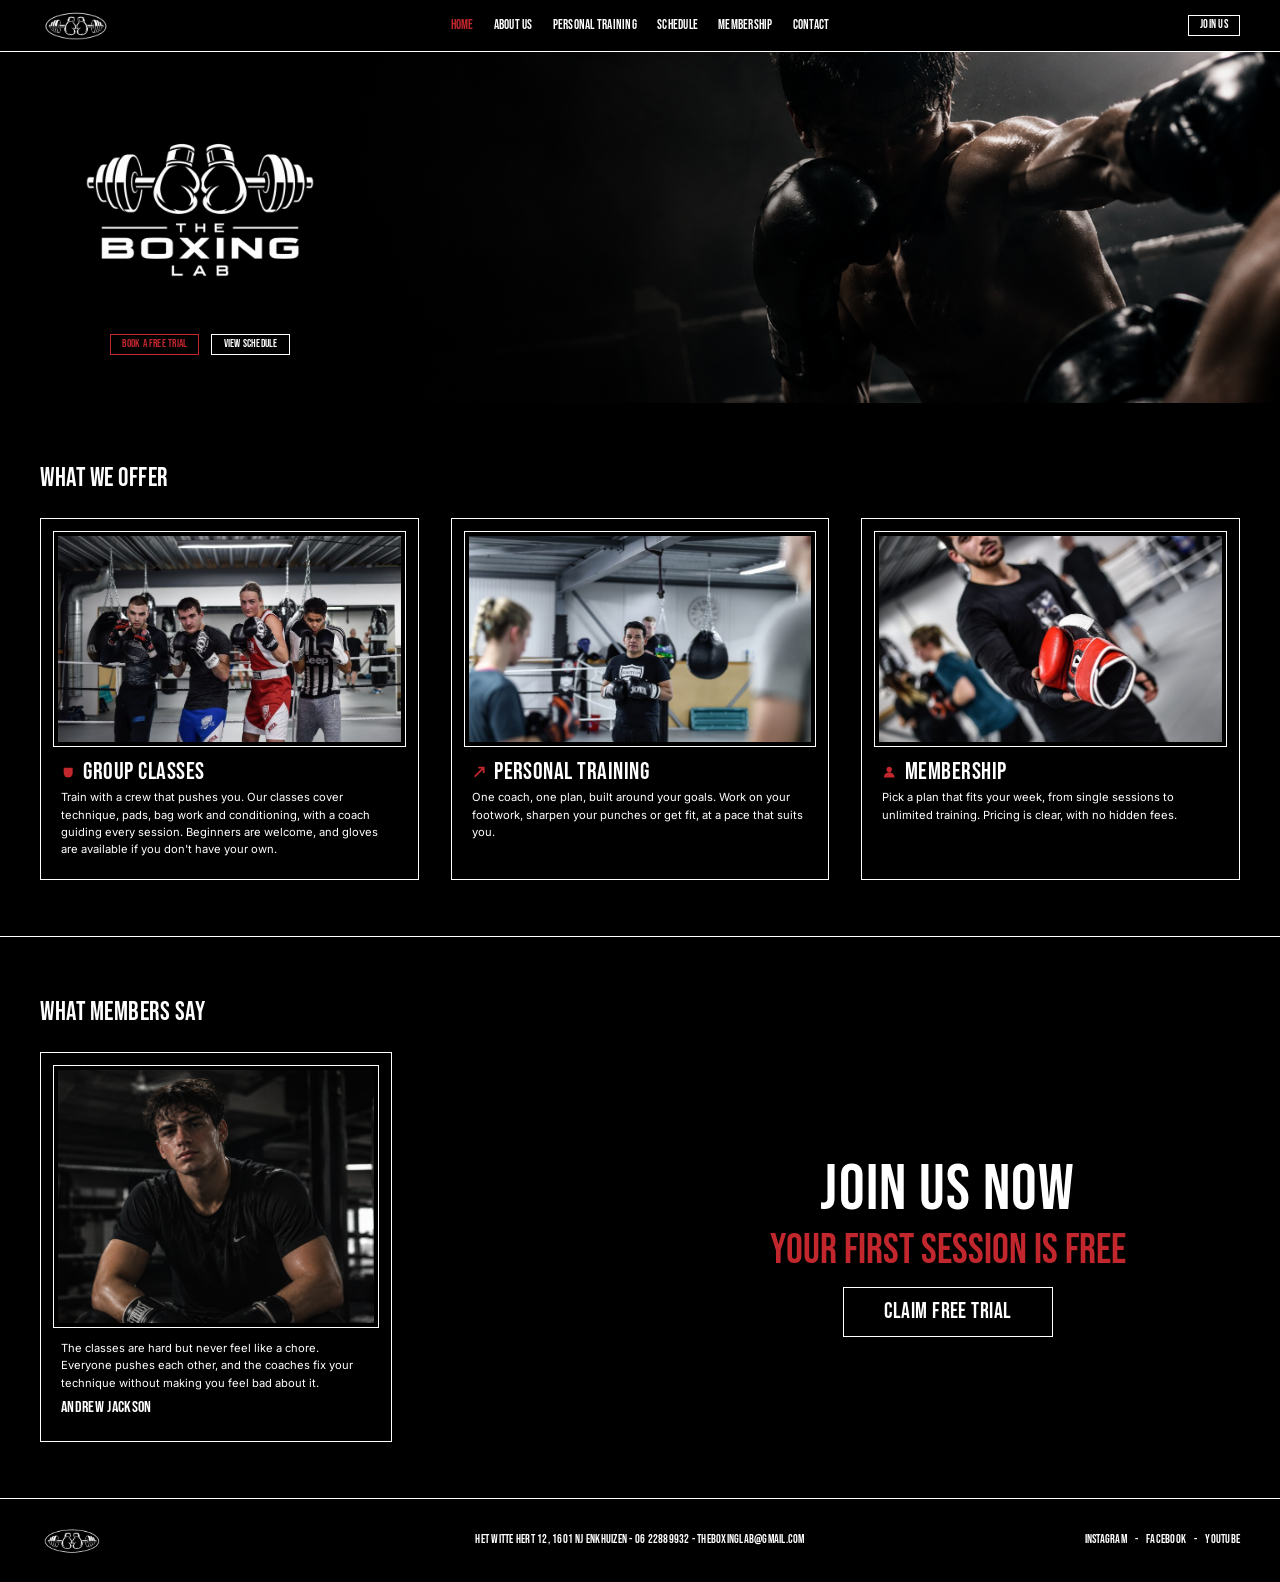
<file: index.html>
<!DOCTYPE html>
<html lang="en">
<head>
<meta charset="utf-8">
<meta name="viewport" content="width=device-width, initial-scale=1, viewport-fit=cover">
<title>The Boxing Lab | Boxing gym in Enkhuizen</title>
<meta name="description" content="Group classes, personal training and memberships at The Boxing Lab. Your first session is free.">
<link rel="stylesheet" href="css/styles.css">
</head>
<body>

<header class="site-header">
  <a class="brand-link" href="index.html" aria-label="The Boxing Lab, home">
    <img class="brand-mark" src="img/LogoTwo.png" alt="The Boxing Lab" width="72" height="30">
  </a>
  <nav class="site-nav" aria-label="Main">
    <ul>
      <li><a class="nav-link" href="index.html" aria-current="page">Home</a></li>
      <li><a class="nav-link" href="about.html">About us</a></li>
      <li><a class="nav-link" href="personal-training.html">Personal training</a></li>
      <li><a class="nav-link" href="schedule.html">Schedule</a></li>
      <li><a class="nav-link" href="membership.html">Membership</a></li>
      <li><a class="nav-link" href="contact.html">Contact</a></li>
    </ul>
  </nav>
  <a class="button" href="membership.html">Join us</a>
</header>

<main>
  <section class="hero" aria-labelledby="hero-title">
    <img class="hero-image" src="img/BoxingSeven.png" alt="" width="1600" height="500">
    <h1 class="hero-title" id="hero-title">
      <img class="hero-logo" src="img/LogoOne.png" alt="The Boxing Lab" width="320" height="170">
    </h1>
    <ul class="hero-actions">
      <li><a class="button button--primary" href="contact.html">Book a free trial</a></li>
      <li><a class="button" href="schedule.html">View schedule</a></li>
    </ul>
  </section>

  <section class="band" aria-labelledby="offer-title">
    <h2 class="section-title" id="offer-title">What we offer</h2>
    <ul class="card-grid">
      <li>
        <article class="card">
          <figure class="card-media">
            <img src="img/BoxingSix.jpg" alt="Four boxers in gloves posing together in the gym" width="500" height="300">
          </figure>
          <section class="card-body">
            <h3 class="card-title"><svg viewBox="0 0 16 16" fill="currentColor" aria-hidden="true"><path d="M3 3h10v6a5 5 0 0 1-10 0z"/></svg>Group classes</h3>
            <p class="card-text">Train with a crew that pushes you. Our classes cover technique, pads, bag work and conditioning, with a coach guiding every session. Beginners are welcome, and gloves are available if you don't have your own.</p>
          </section>
        </article>
      </li>
      <li>
        <article class="card">
          <figure class="card-media">
            <img src="img/BoxingFive.jpg" alt="A coach and a member working together in the boxing ring" width="500" height="300">
          </figure>
          <section class="card-body">
            <h3 class="card-title"><svg viewBox="0 0 16 16" fill="none" stroke="currentColor" stroke-width="2" aria-hidden="true"><path d="M3 13L13 3M7 3h6v6"/></svg>Personal training</h3>
            <p class="card-text">One coach, one plan, built around your goals. Work on your footwork, sharpen your punches or get fit, at a pace that suits you.</p>
          </section>
        </article>
      </li>
      <li>
        <article class="card">
          <figure class="card-media">
            <img src="img/BoxingTwo.jpg" alt="A member holding up a red boxing glove" width="500" height="300">
          </figure>
          <section class="card-body">
            <h3 class="card-title"><svg viewBox="0 0 16 16" fill="currentColor" aria-hidden="true"><circle cx="8" cy="5" r="3"/><path d="M2 14a6 6 0 0 1 12 0z"/></svg>Membership</h3>
            <p class="card-text">Pick a plan that fits your week, from single sessions to unlimited training. Pricing is clear, with no hidden fees.</p>
          </section>
        </article>
      </li>
    </ul>
  </section>

  <section class="band band--proof" aria-labelledby="members-title">
    <h2 class="section-title" id="members-title">What members say</h2>
    <article class="card testimonial">
      <figure class="card-media">
        <img src="img/FakePersonOne.png" alt="Portrait of Andrew Jackson" width="400" height="320">
      </figure>
      <figure class="card-body">
        <blockquote class="card-text">The classes are hard but never feel like a chore. Everyone pushes each other, and the coaches fix your technique without making you feel bad about it.</blockquote>
        <figcaption class="testimonial-name">Andrew Jackson</figcaption>
      </figure>
    </article>
    <aside class="cta" aria-labelledby="cta-title">
      <h2 class="cta-title" id="cta-title">Join us now</h2>
      <p class="cta-subtitle">Your first session is free</p>
      <a class="button button--large" href="contact.html">Claim free trial</a>
    </aside>
  </section>
</main>

<footer class="site-footer">
  <a class="brand-link" href="index.html" aria-label="The Boxing Lab, home">
    <img class="brand-mark" src="img/LogoTwo.png" alt="The Boxing Lab" width="64" height="27">
  </a>
  <address class="footer-contact">
    Het Witte Hert 12, 1601 NJ Enkhuizen -
    <a href="contact.html">06 22889932</a> -
    <a href="contact.html">theboxinglab@gmail.com</a>
  </address>
  <nav class="footer-social" aria-label="Social media">
    <ul>
      <li><a href="#">Instagram</a></li>
      <li><a href="#">Facebook</a></li>
      <li><a href="#">YouTube</a></li>
    </ul>
  </nav>
</footer>

</body>
</html>
</file>
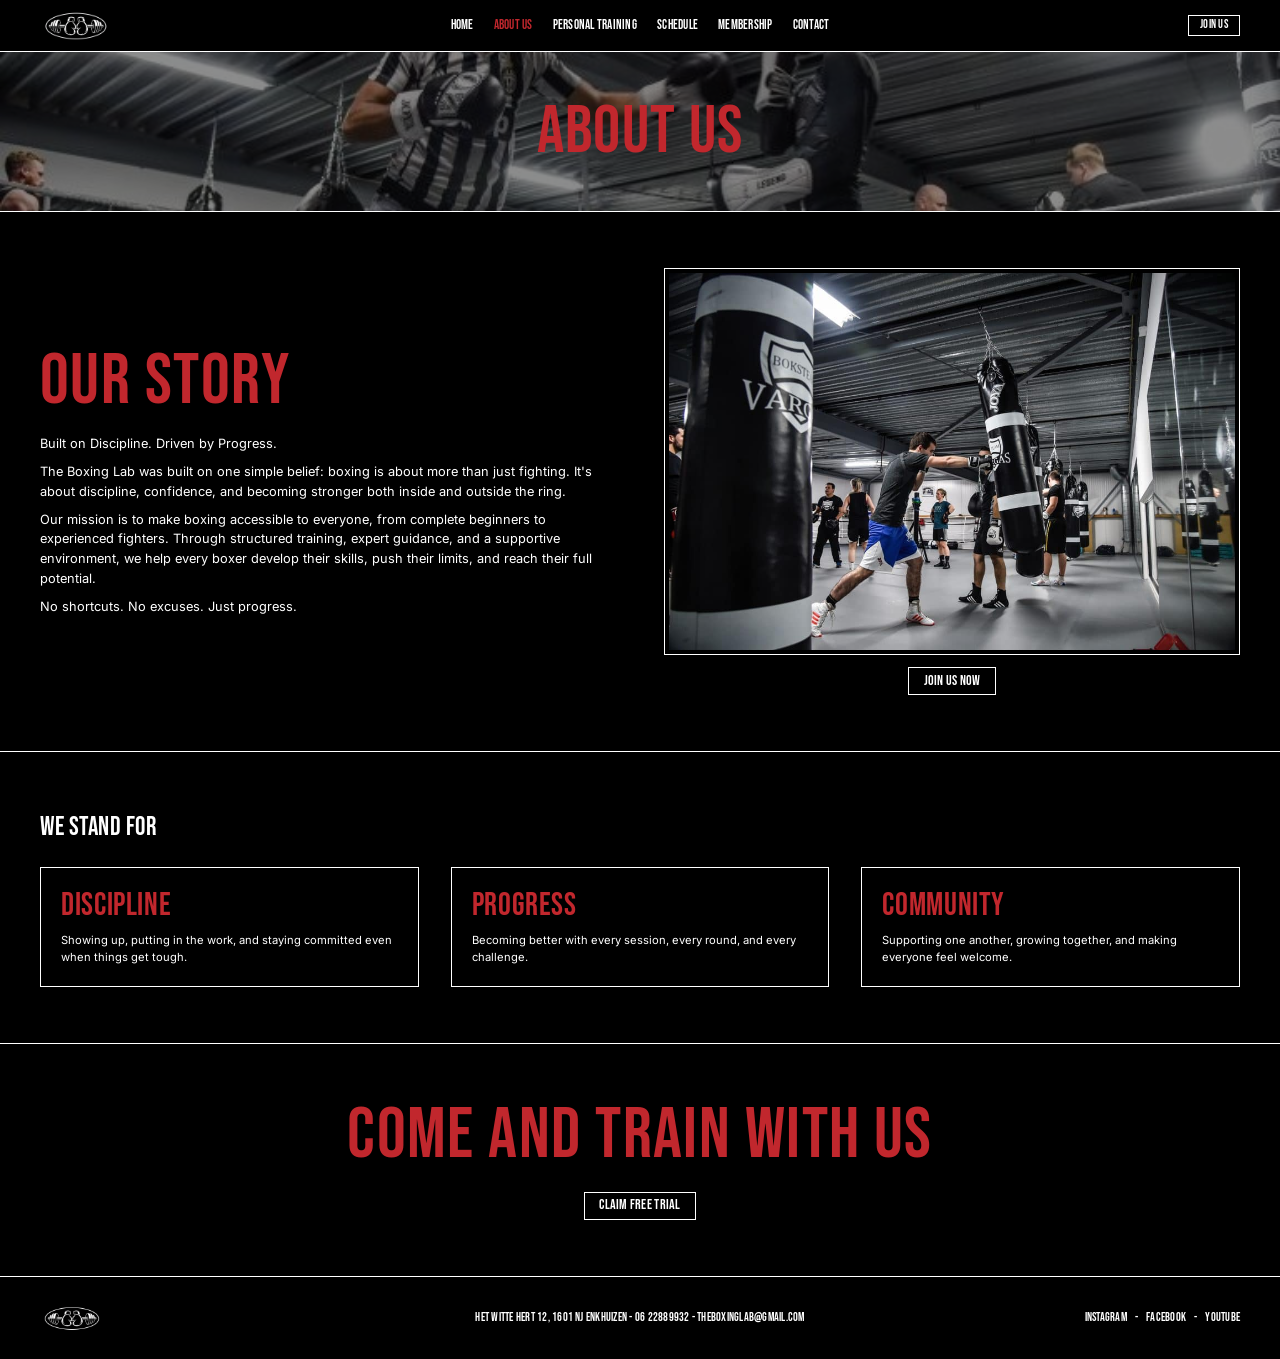
<file: about.html>
<!DOCTYPE html>
<html lang="en">
<head>
<meta charset="utf-8">
<meta name="viewport" content="width=device-width, initial-scale=1, viewport-fit=cover">
<title>About us | The Boxing Lab</title>
<meta name="description" content="Built on discipline, driven by progress. Learn what The Boxing Lab stands for.">
<link rel="stylesheet" href="css/styles.css">
</head>
<body>

<header class="site-header">
  <a class="brand-link" href="index.html" aria-label="The Boxing Lab, home">
    <img class="brand-mark" src="img/LogoTwo.png" alt="The Boxing Lab" width="72" height="30">
  </a>
  <nav class="site-nav" aria-label="Main">
    <ul>
      <li><a class="nav-link" href="index.html">Home</a></li>
      <li><a class="nav-link" href="about.html" aria-current="page">About us</a></li>
      <li><a class="nav-link" href="personal-training.html">Personal training</a></li>
      <li><a class="nav-link" href="schedule.html">Schedule</a></li>
      <li><a class="nav-link" href="membership.html">Membership</a></li>
      <li><a class="nav-link" href="contact.html">Contact</a></li>
    </ul>
  </nav>
  <a class="button" href="membership.html">Join us</a>
</header>

<main>
  <section class="page-hero" aria-labelledby="page-title">
    <img class="page-hero-image" src="img/BoxingThreeCopy.jpg" alt="" width="1600" height="400">
    <h1 class="page-title" id="page-title">About us</h1>
  </section>

  <section class="band band--split" aria-labelledby="story-title">
    <article class="story">
      <h2 class="section-title section-title--feature" id="story-title">Our story</h2>
      <p>Built on Discipline. Driven by Progress.</p>
      <p>The Boxing Lab was built on one simple belief: boxing is about more than just fighting. It's about discipline, confidence, and becoming stronger both inside and outside the ring.</p>
      <p>Our mission is to make boxing accessible to everyone, from complete beginners to experienced fighters. Through structured training, expert guidance, and a supportive environment, we help every boxer develop their skills, push their limits, and reach their full potential.</p>
      <p>No shortcuts. No excuses. Just progress.</p>
    </article>
    <aside class="story-media">
      <figure class="card-media">
        <img src="img/BoxingFour.jpg" alt="A boxer training on a heavy bag in the gym" width="600" height="400">
      </figure>
      <a class="button" href="membership.html">Join us now</a>
    </aside>
  </section>

  <section class="band" aria-labelledby="values-title">
    <h2 class="section-title" id="values-title">We stand for</h2>
    <ul class="card-grid">
      <li><article class="card card--values"><h3 class="card-title">Discipline</h3><p class="card-text">Showing up, putting in the work, and staying committed even when things get tough.</p></article></li>
      <li><article class="card card--values"><h3 class="card-title">Progress</h3><p class="card-text">Becoming better with every session, every round, and every challenge.</p></article></li>
      <li><article class="card card--values"><h3 class="card-title">Community</h3><p class="card-text">Supporting one another, growing together, and making everyone feel welcome.</p></article></li>
    </ul>
  </section>

  <section class="band band--cta" aria-labelledby="train-title">
    <h2 class="section-title section-title--feature" id="train-title">Come and train with us</h2>
    <a class="button" href="contact.html">Claim free trial</a>
  </section>
</main>

<footer class="site-footer">
  <a class="brand-link" href="index.html" aria-label="The Boxing Lab, home">
    <img class="brand-mark" src="img/LogoTwo.png" alt="The Boxing Lab" width="64" height="27">
  </a>
  <address class="footer-contact">
    Het Witte Hert 12, 1601 NJ Enkhuizen -
    <a href="contact.html">06 22889932</a> -
    <a href="contact.html">theboxinglab@gmail.com</a>
  </address>
  <nav class="footer-social" aria-label="Social media">
    <ul>
      <li><a href="#">Instagram</a></li>
      <li><a href="#">Facebook</a></li>
      <li><a href="#">YouTube</a></li>
    </ul>
  </nav>
</footer>

</body>
</html>
</file>
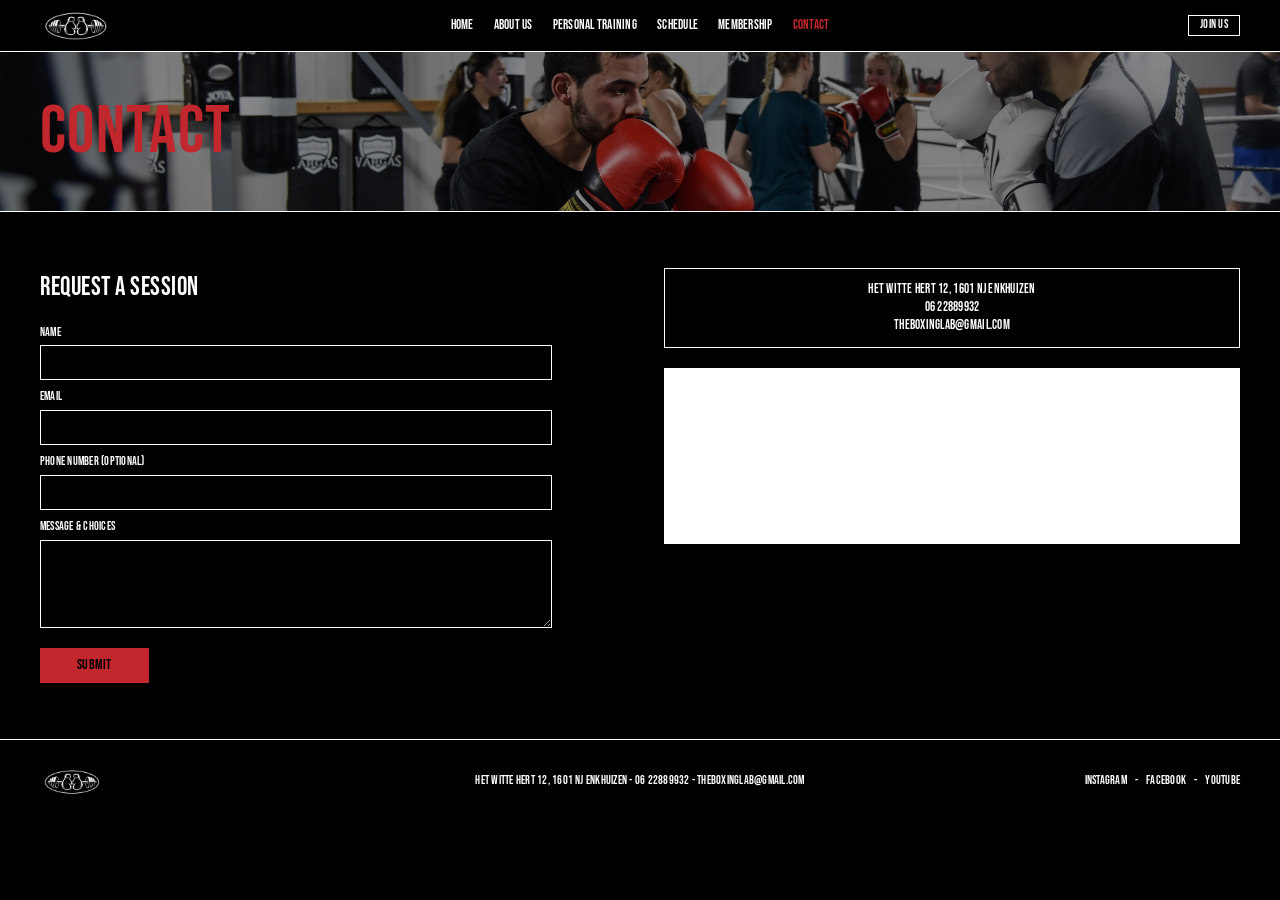
<file: contact.html>
<!DOCTYPE html>
<html lang="en">
<head>
<meta charset="utf-8">
<meta name="viewport" content="width=device-width, initial-scale=1, viewport-fit=cover">
<title>Contact | The Boxing Lab</title>
<meta name="description" content="Get in touch with The Boxing Lab in Enkhuizen and request a session.">
<link rel="stylesheet" href="css/styles.css">
</head>
<body>

<header class="site-header">
  <a class="brand-link" href="index.html" aria-label="The Boxing Lab, home">
    <img class="brand-mark" src="img/LogoTwo.png" alt="The Boxing Lab" width="72" height="30">
  </a>
  <nav class="site-nav" aria-label="Main">
    <ul>
      <li><a class="nav-link" href="index.html">Home</a></li>
      <li><a class="nav-link" href="about.html">About us</a></li>
      <li><a class="nav-link" href="personal-training.html">Personal training</a></li>
      <li><a class="nav-link" href="schedule.html">Schedule</a></li>
      <li><a class="nav-link" href="membership.html">Membership</a></li>
      <li><a class="nav-link" href="contact.html" aria-current="page">Contact</a></li>
    </ul>
  </nav>
  <a class="button" href="membership.html">Join us</a>
</header>

<main>
  <section class="page-hero page-hero--start" aria-labelledby="page-title">
    <img class="page-hero-image" src="img/BoxingNineCopy.jpg" alt="" width="1600" height="400">
    <h1 class="page-title" id="page-title">Contact</h1>
  </section>

  <section class="band band--split" aria-label="Contact">
    <form class="form" action="#" method="post" aria-labelledby="contact-title">
      <h2 class="section-title" id="contact-title">Request a session</h2>
      <label>Name<input type="text" name="name" autocomplete="name" required></label>
      <label>Email<input type="email" name="email" autocomplete="email" required></label>
      <label>Phone number (optional)<input type="tel" name="phone" autocomplete="tel"></label>
      <label>Message &amp; choices<textarea name="message"></textarea></label>
      <button class="button button--solid" type="submit">Submit</button>
    </form>
    <aside class="contact-info" aria-label="Location">
      <address class="contact-address">
        Het Witte Hert 12, 1601 NJ Enkhuizen<br>
        <a href="tel:+31622889932">06 22889932</a><br>
        <a href="mailto:theboxinglab@gmail.com">theboxinglab@gmail.com</a>
      </address>
      <figure class="contact-map">
        <iframe title="Map showing The Boxing Lab in Enkhuizen" loading="lazy" referrerpolicy="no-referrer-when-downgrade"
          src="https://www.google.com/maps?q=Het+Witte+Hert+12+Enkhuizen&amp;output=embed"></iframe>
      </figure>
    </aside>
  </section>
</main>

<footer class="site-footer">
  <a class="brand-link" href="index.html" aria-label="The Boxing Lab, home">
    <img class="brand-mark" src="img/LogoTwo.png" alt="The Boxing Lab" width="64" height="27">
  </a>
  <address class="footer-contact">
    Het Witte Hert 12, 1601 NJ Enkhuizen -
    <a href="contact.html">06 22889932</a> -
    <a href="contact.html">theboxinglab@gmail.com</a>
  </address>
  <nav class="footer-social" aria-label="Social media">
    <ul>
      <li><a href="#">Instagram</a></li>
      <li><a href="#">Facebook</a></li>
      <li><a href="#">YouTube</a></li>
    </ul>
  </nav>
</footer>

</body>
</html>
</file>
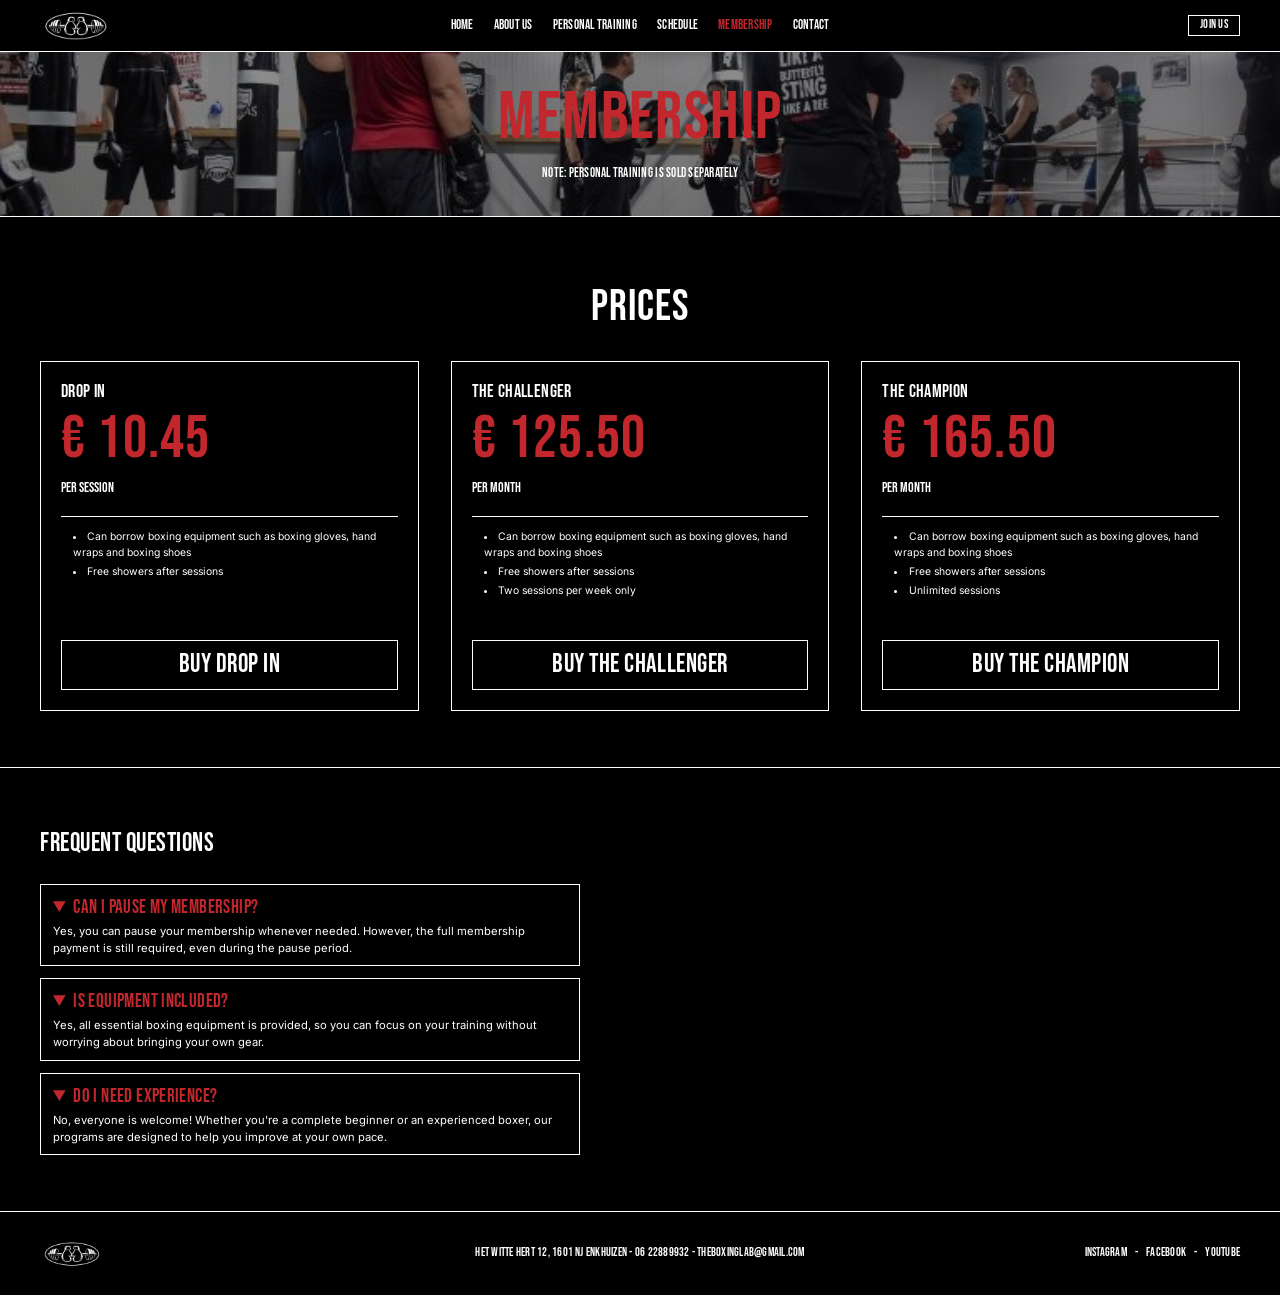
<file: membership.html>
<!DOCTYPE html>
<html lang="en">
<head>
<meta charset="utf-8">
<meta name="viewport" content="width=device-width, initial-scale=1, viewport-fit=cover">
<title>Membership | The Boxing Lab</title>
<meta name="description" content="Drop in, The Challenger or The Champion. Clear prices, no hidden fees.">
<link rel="stylesheet" href="css/styles.css">
</head>
<body>

<header class="site-header">
  <a class="brand-link" href="index.html" aria-label="The Boxing Lab, home">
    <img class="brand-mark" src="img/LogoTwo.png" alt="The Boxing Lab" width="72" height="30">
  </a>
  <nav class="site-nav" aria-label="Main">
    <ul>
      <li><a class="nav-link" href="index.html">Home</a></li>
      <li><a class="nav-link" href="about.html">About us</a></li>
      <li><a class="nav-link" href="personal-training.html">Personal training</a></li>
      <li><a class="nav-link" href="schedule.html">Schedule</a></li>
      <li><a class="nav-link" href="membership.html" aria-current="page">Membership</a></li>
      <li><a class="nav-link" href="contact.html">Contact</a></li>
    </ul>
  </nav>
  <a class="button" href="membership.html">Join us</a>
</header>

<main>
  <section class="page-hero" aria-labelledby="page-title">
    <img class="page-hero-image" src="img/BoxingTenCopy.jpg" alt="" width="1600" height="400">
    <h1 class="page-title" id="page-title">Membership</h1>
    <p class="page-note">Note: personal training is sold separately</p>
  </section>

  <section class="band" aria-labelledby="prices-title">
    <h2 class="section-title section-title--large" id="prices-title">Prices</h2>
    <ul class="card-grid">
      <li>
        <article class="card price-card">
          <h3 class="card-title price-name">Drop in</h3>
          <p class="price"><data value="10.45">&euro; 10.45</data></p>
          <p class="price-unit">Per session</p>
          <ul class="feature-list">
            <li>Can borrow boxing equipment such as boxing gloves, hand wraps and boxing shoes</li>
            <li>Free showers after sessions</li>
          </ul>
          <a class="button button--block" href="contact.html">Buy Drop in</a>
        </article>
      </li>
      <li>
        <article class="card price-card">
          <h3 class="card-title price-name">The Challenger</h3>
          <p class="price"><data value="125.50">&euro; 125.50</data></p>
          <p class="price-unit">Per month</p>
          <ul class="feature-list">
            <li>Can borrow boxing equipment such as boxing gloves, hand wraps and boxing shoes</li>
            <li>Free showers after sessions</li>
            <li>Two sessions per week only</li>
          </ul>
          <a class="button button--block" href="contact.html">Buy The Challenger</a>
        </article>
      </li>
      <li>
        <article class="card price-card">
          <h3 class="card-title price-name">The Champion</h3>
          <p class="price"><data value="165.50">&euro; 165.50</data></p>
          <p class="price-unit">Per month</p>
          <ul class="feature-list">
            <li>Can borrow boxing equipment such as boxing gloves, hand wraps and boxing shoes</li>
            <li>Free showers after sessions</li>
            <li>Unlimited sessions</li>
          </ul>
          <a class="button button--block" href="contact.html">Buy The Champion</a>
        </article>
      </li>
    </ul>
  </section>

  <section class="band" aria-labelledby="faq-title">
    <h2 class="section-title" id="faq-title">Frequent questions</h2>
    <ul class="faq-list">
      <li><details class="faq" open><summary>Can I pause my membership?</summary><p>Yes, you can pause your membership whenever needed. However, the full membership payment is still required, even during the pause period.</p></details></li>
      <li><details class="faq" open><summary>Is equipment included?</summary><p>Yes, all essential boxing equipment is provided, so you can focus on your training without worrying about bringing your own gear.</p></details></li>
      <li><details class="faq" open><summary>Do I need experience?</summary><p>No, everyone is welcome! Whether you're a complete beginner or an experienced boxer, our programs are designed to help you improve at your own pace.</p></details></li>
    </ul>
  </section>
</main>

<footer class="site-footer">
  <a class="brand-link" href="index.html" aria-label="The Boxing Lab, home">
    <img class="brand-mark" src="img/LogoTwo.png" alt="The Boxing Lab" width="64" height="27">
  </a>
  <address class="footer-contact">
    Het Witte Hert 12, 1601 NJ Enkhuizen -
    <a href="contact.html">06 22889932</a> -
    <a href="contact.html">theboxinglab@gmail.com</a>
  </address>
  <nav class="footer-social" aria-label="Social media">
    <ul>
      <li><a href="#">Instagram</a></li>
      <li><a href="#">Facebook</a></li>
      <li><a href="#">YouTube</a></li>
    </ul>
  </nav>
</footer>

</body>
</html>
</file>
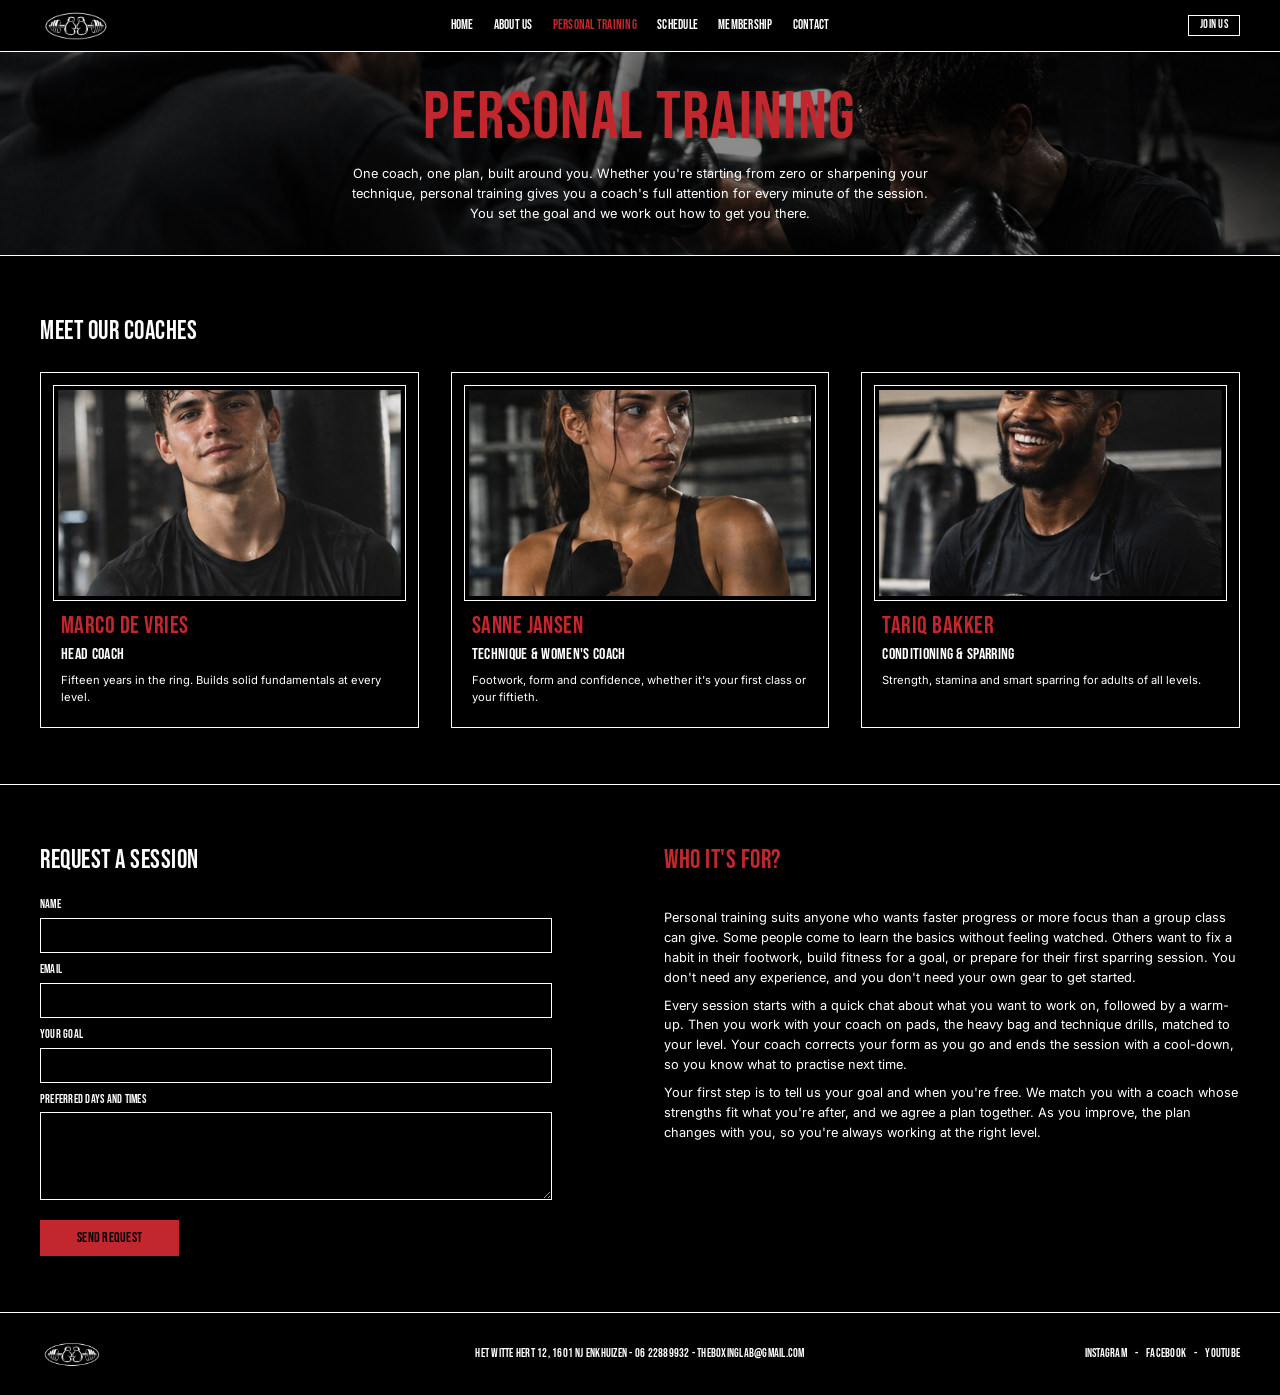
<file: personal-training.html>
<!DOCTYPE html>
<html lang="en">
<head>
<meta charset="utf-8">
<meta name="viewport" content="width=device-width, initial-scale=1, viewport-fit=cover">
<title>Personal training | The Boxing Lab</title>
<meta name="description" content="One coach, one plan, built around you. Meet our coaches and request a personal training session.">
<link rel="stylesheet" href="css/styles.css">
</head>
<body>

<header class="site-header">
  <a class="brand-link" href="index.html" aria-label="The Boxing Lab, home">
    <img class="brand-mark" src="img/LogoTwo.png" alt="The Boxing Lab" width="72" height="30">
  </a>
  <nav class="site-nav" aria-label="Main">
    <ul>
      <li><a class="nav-link" href="index.html">Home</a></li>
      <li><a class="nav-link" href="about.html">About us</a></li>
      <li><a class="nav-link" href="personal-training.html" aria-current="page">Personal training</a></li>
      <li><a class="nav-link" href="schedule.html">Schedule</a></li>
      <li><a class="nav-link" href="membership.html">Membership</a></li>
      <li><a class="nav-link" href="contact.html">Contact</a></li>
    </ul>
  </nav>
  <a class="button" href="membership.html">Join us</a>
</header>

<main>
  <section class="page-hero" aria-labelledby="page-title">
    <img class="page-hero-image" src="img/BoxingEight.png" alt="" width="1600" height="400">
    <h1 class="page-title" id="page-title">Personal training</h1>
    <p class="page-intro">One coach, one plan, built around you. Whether you're starting from zero or sharpening your technique, personal training gives you a coach's full attention for every minute of the session. You set the goal and we work out how to get you there.</p>
  </section>

  <section class="band" aria-labelledby="coaches-title">
    <h2 class="section-title" id="coaches-title">Meet our coaches</h2>
    <ul class="card-grid">
      <li>
        <article class="card">
          <figure class="card-media">
            <img src="img/FakeCoachTwo.jpg" alt="Portrait of Marco De Vries" width="500" height="300">
          </figure>
          <section class="card-body">
            <h3 class="card-title card-title--accent">Marco De Vries</h3>
            <p class="card-subtitle">Head coach</p>
            <p class="card-text">Fifteen years in the ring. Builds solid fundamentals at every level.</p>
          </section>
        </article>
      </li>
      <li>
        <article class="card">
          <figure class="card-media">
            <img src="img/FakeCoachOne.jpg" alt="Portrait of Sanne Jansen" width="500" height="300">
          </figure>
          <section class="card-body">
            <h3 class="card-title card-title--accent">Sanne Jansen</h3>
            <p class="card-subtitle">Technique &amp; women's coach</p>
            <p class="card-text">Footwork, form and confidence, whether it's your first class or your fiftieth.</p>
          </section>
        </article>
      </li>
      <li>
        <article class="card">
          <figure class="card-media">
            <img src="img/FakeCoachThree.jpg" alt="Portrait of Tariq Bakker" width="500" height="300">
          </figure>
          <section class="card-body">
            <h3 class="card-title card-title--accent">Tariq Bakker</h3>
            <p class="card-subtitle">Conditioning &amp; sparring</p>
            <p class="card-text">Strength, stamina and smart sparring for adults of all levels.</p>
          </section>
        </article>
      </li>
    </ul>
  </section>

  <section class="band band--split" aria-label="Personal training enquiry">
    <form class="form" action="#" method="post" aria-labelledby="request-title">
      <h2 class="section-title" id="request-title">Request a session</h2>
      <label>Name<input type="text" name="name" autocomplete="name" required></label>
      <label>Email<input type="email" name="email" autocomplete="email" required></label>
      <label>Your goal<input type="text" name="goal"></label>
      <label>Preferred days and times<textarea name="availability"></textarea></label>
      <button class="button button--solid" type="submit">Send request</button>
    </form>
    <section class="prose" aria-labelledby="who-title">
      <h2 class="section-title section-title--accent" id="who-title">Who it's for?</h2>
      <p>Personal training suits anyone who wants faster progress or more focus than a group class can give. Some people come to learn the basics without feeling watched. Others want to fix a habit in their footwork, build fitness for a goal, or prepare for their first sparring session. You don't need any experience, and you don't need your own gear to get started.</p>
      <p>Every session starts with a quick chat about what you want to work on, followed by a warm-up. Then you work with your coach on pads, the heavy bag and technique drills, matched to your level. Your coach corrects your form as you go and ends the session with a cool-down, so you know what to practise next time.</p>
      <p>Your first step is to tell us your goal and when you're free. We match you with a coach whose strengths fit what you're after, and we agree a plan together. As you improve, the plan changes with you, so you're always working at the right level.</p>
    </section>
  </section>
</main>

<footer class="site-footer">
  <a class="brand-link" href="index.html" aria-label="The Boxing Lab, home">
    <img class="brand-mark" src="img/LogoTwo.png" alt="The Boxing Lab" width="64" height="27">
  </a>
  <address class="footer-contact">
    Het Witte Hert 12, 1601 NJ Enkhuizen -
    <a href="contact.html">06 22889932</a> -
    <a href="contact.html">theboxinglab@gmail.com</a>
  </address>
  <nav class="footer-social" aria-label="Social media">
    <ul>
      <li><a href="#">Instagram</a></li>
      <li><a href="#">Facebook</a></li>
      <li><a href="#">YouTube</a></li>
    </ul>
  </nav>
</footer>

</body>
</html>
</file>
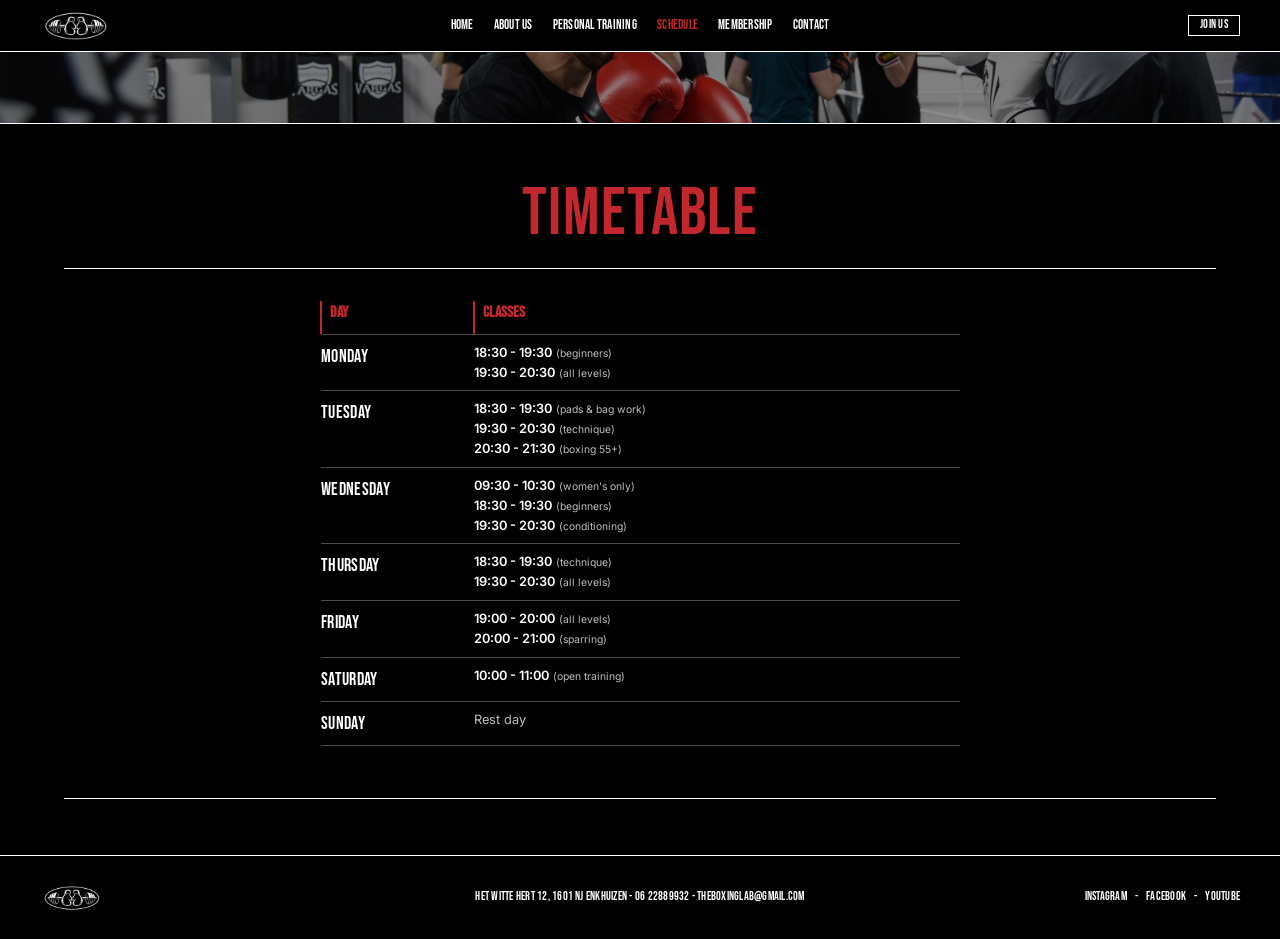
<file: schedule.html>
<!DOCTYPE html>
<html lang="en">
<head>
<meta charset="utf-8">
<meta name="viewport" content="width=device-width, initial-scale=1, viewport-fit=cover">
<title>Schedule | The Boxing Lab</title>
<meta name="description" content="The weekly class timetable at The Boxing Lab.">
<link rel="stylesheet" href="css/styles.css">
</head>
<body>

<header class="site-header">
  <a class="brand-link" href="index.html" aria-label="The Boxing Lab, home">
    <img class="brand-mark" src="img/LogoTwo.png" alt="The Boxing Lab" width="72" height="30">
  </a>
  <nav class="site-nav" aria-label="Main">
    <ul>
      <li><a class="nav-link" href="index.html">Home</a></li>
      <li><a class="nav-link" href="about.html">About us</a></li>
      <li><a class="nav-link" href="personal-training.html">Personal training</a></li>
      <li><a class="nav-link" href="schedule.html" aria-current="page">Schedule</a></li>
      <li><a class="nav-link" href="membership.html">Membership</a></li>
      <li><a class="nav-link" href="contact.html">Contact</a></li>
    </ul>
  </nav>
  <a class="button" href="membership.html">Join us</a>
</header>

<main>
  <section class="page-hero page-hero--short" aria-label="Schedule banner">
    <img class="page-hero-image" src="img/BoxingNine.jpg" alt="" width="1600" height="200">
  </section>

  <section class="band band--timetable" aria-labelledby="page-title">
    <h1 class="timetable-title" id="page-title">Timetable</h1>
    <table class="timetable">
      <caption class="visually-hidden">Weekly class timetable</caption>
      <thead>
        <tr><th scope="col">Day</th><th scope="col">Classes</th></tr>
      </thead>
      <tbody>
      <tr>
        <th scope="row">Monday</th>
        <td><ul>
            <li><span class="time">18:30 - 19:30</span> <span class="time-note">(beginners)</span></li>
            <li><span class="time">19:30 - 20:30</span> <span class="time-note">(all levels)</span></li>
          </ul></td>
      </tr>
      <tr>
        <th scope="row">Tuesday</th>
        <td><ul>
            <li><span class="time">18:30 - 19:30</span> <span class="time-note">(pads &amp; bag work)</span></li>
            <li><span class="time">19:30 - 20:30</span> <span class="time-note">(technique)</span></li>
            <li><span class="time">20:30 - 21:30</span> <span class="time-note">(boxing 55+)</span></li>
          </ul></td>
      </tr>
      <tr>
        <th scope="row">Wednesday</th>
        <td><ul>
            <li><span class="time">09:30 - 10:30</span> <span class="time-note">(women's only)</span></li>
            <li><span class="time">18:30 - 19:30</span> <span class="time-note">(beginners)</span></li>
            <li><span class="time">19:30 - 20:30</span> <span class="time-note">(conditioning)</span></li>
          </ul></td>
      </tr>
      <tr>
        <th scope="row">Thursday</th>
        <td><ul>
            <li><span class="time">18:30 - 19:30</span> <span class="time-note">(technique)</span></li>
            <li><span class="time">19:30 - 20:30</span> <span class="time-note">(all levels)</span></li>
          </ul></td>
      </tr>
      <tr>
        <th scope="row">Friday</th>
        <td><ul>
            <li><span class="time">19:00 - 20:00</span> <span class="time-note">(all levels)</span></li>
            <li><span class="time">20:00 - 21:00</span> <span class="time-note">(sparring)</span></li>
          </ul></td>
      </tr>
      <tr>
        <th scope="row">Saturday</th>
        <td><ul>
            <li><span class="time">10:00 - 11:00</span> <span class="time-note">(open training)</span></li>
          </ul></td>
      </tr>
      <tr>
        <th scope="row">Sunday</th>
        <td><p class="rest">Rest day</p></td>
      </tr>
      </tbody>
    </table>
    <hr>
  </section>
</main>

<footer class="site-footer">
  <a class="brand-link" href="index.html" aria-label="The Boxing Lab, home">
    <img class="brand-mark" src="img/LogoTwo.png" alt="The Boxing Lab" width="64" height="27">
  </a>
  <address class="footer-contact">
    Het Witte Hert 12, 1601 NJ Enkhuizen -
    <a href="contact.html">06 22889932</a> -
    <a href="contact.html">theboxinglab@gmail.com</a>
  </address>
  <nav class="footer-social" aria-label="Social media">
    <ul>
      <li><a href="#">Instagram</a></li>
      <li><a href="#">Facebook</a></li>
      <li><a href="#">YouTube</a></li>
    </ul>
  </nav>
</footer>

</body>
</html>
</file>
<file: css/styles.css>
@import url('https://fonts.googleapis.com/css2?family=Bebas+Neue&family=Fjalla+One&family=Inter:ital,opsz,wght@0,14..32,100..900;1,14..32,100..900&family=Playfair+Display:ital,wght@0,400..900;1,400..900&display=swap');

:root {
  color-scheme: dark;

  --color-surface-page: #000;
  --color-surface-card: #000;
  --color-surface-field: #000;
  --color-surface-placeholder: #1a1a1a;
  --color-overlay-hero: rgba(0, 0, 0, 0.45);

  --color-text-primary: #fff;
  --color-text-accent: #c1272d;
  --color-text-muted: #bdbdbd;
  --color-text-on-solid: #000;

  --color-border-default: #fff;
  --color-border-subtle: #4a4a4a;
  --color-border-accent: #c1272d;

  --color-action-bg: transparent;
  --color-action-text: #fff;
  --color-action-border: #fff;
  --color-action-hover-bg: #fff;
  --color-action-hover-text: #000;
  --color-action-primary-text: #c1272d;
  --color-action-primary-border: #c1272d;
  --color-action-primary-hover-bg: #c1272d;
  --color-action-primary-hover-text: #fff;
  --color-action-solid-bg: #c1272d;
  --color-action-solid-hover-bg: #9d1f24;
  --color-focus-ring: #c1272d;

  --font-heading: "Bebas Neue", Impact, "Arial Narrow", sans-serif;
  --font-body: "Inter", system-ui, -apple-system, "Segoe UI", sans-serif;
  --text-body: 0.8rem;
  --text-small: 0.7rem;
  --text-nav: 0.8rem;
  --text-section-title: 1.6rem;
  --text-card-title: 1.5rem;
  --text-card-subtitle: 1rem;
  --text-page-title: clamp(2.75rem, 7vw, 4.25rem);
  --text-feature-title: clamp(3rem, 7vw, 4.5rem);
  --text-cta-heading: clamp(2.75rem, 6vw, 4rem);
  --text-cta-subheading: clamp(1.75rem, 4vw, 2.6rem);
  --text-price: clamp(2.75rem, 5vw, 3.75rem);
  --line-height-body: 1.55;
  --letter-spacing-heading: 0.02em;

  --space-xs: 0.5rem;
  --space-s: 0.75rem;
  --space-m: 1.25rem;
  --space-l: 2rem;
  --space-xl: 3rem;
  --space-section: clamp(2rem, 5vw, 3.5rem);
  --space-page-gutter: clamp(1rem, 4vw, 2.5rem);

  --border-default: 1px solid var(--color-border-default);
  --border-subtle: 1px solid var(--color-border-subtle);
  --size-header-height: 3.25rem;
  --size-hero-height: 10rem;
  --size-content-max: 80rem;
  --inset-band: max(var(--space-page-gutter), calc((100% - var(--size-content-max)) / 2));
}

*,
*::before,
*::after {
  box-sizing: border-box;
}

html {
  scroll-padding-top: calc(var(--size-header-height) + env(safe-area-inset-top, 0px));
}

body {
  margin: 0;
  padding-bottom: env(safe-area-inset-bottom, 0px);
  background: var(--color-surface-page);
  color: var(--color-text-primary);
  font-family: var(--font-body);
  font-size: var(--text-body);
  line-height: var(--line-height-body);
}

img {
  display: block;
  max-width: 100%;
  height: auto;
  background: var(--color-surface-placeholder);
}

a {
  color: inherit;
  text-decoration: none;
}

h1,
h2,
h3,
p,
ul,
figure,
blockquote,
address,
form,
details {
  margin: 0;
  padding: 0;
}

ul {
  list-style: none;
}

address {
  font-style: normal;
}

hr {
  margin: 0;
  border: 0;
  border-top: var(--border-default);
}

h1,
h2,
h3,
label,
.button,
.nav-link {
  font-family: var(--font-heading);
  font-weight: 400;
  letter-spacing: var(--letter-spacing-heading);
  text-transform: uppercase;
}

.visually-hidden {
  position: absolute;
  width: 1px;
  height: 1px;
  margin: -1px;
  padding: 0;
  overflow: hidden;
  clip: rect(0 0 0 0);
  white-space: nowrap;
  border: 0;
}

:focus-visible {
  outline: 2px solid var(--color-focus-ring);
  outline-offset: 3px;
}


.button {
  display: inline-block;
  padding: 0.2rem 0.9rem;
  border: 1px solid var(--color-action-border);
  background: var(--color-action-bg);
  color: var(--color-action-text);
  font-size: 0.85rem;
  line-height: 1.4;
  text-align: center;
  cursor: pointer;
  transition: background-color 0.15s, color 0.15s;
}

.button:hover {
  background: var(--color-action-hover-bg);
  color: var(--color-action-hover-text);
}

.button--primary {
  border-color: var(--color-action-primary-border);
  color: var(--color-action-primary-text);
}

.button--primary:hover {
  background: var(--color-action-primary-hover-bg);
  color: var(--color-action-primary-hover-text);
}

.button--solid {
  border-color: var(--color-action-solid-bg);
  background: var(--color-action-solid-bg);
  color: var(--color-text-on-solid);
  padding: 0.45rem 2.25rem;
}

.button--solid:hover {
  background: var(--color-action-solid-hover-bg);
  border-color: var(--color-action-solid-hover-bg);
  color: var(--color-text-on-solid);
}

.button--large {
  padding: 0.5rem 2.5rem;
  font-size: 1.4rem;
}

.button--block {
  display: block;
  width: 100%;
  padding: 0.4rem 1rem;
  font-size: 1.6rem;
}


.site-header {
  position: sticky;
  top: 0;
  z-index: 10;
  display: grid;
  grid-template-columns: 1fr auto 1fr;
  align-items: center;
  gap: var(--space-m);
  min-height: var(--size-header-height);
  padding: env(safe-area-inset-top, 0px) var(--space-page-gutter) 0;
  background: var(--color-surface-page);
  border-bottom: var(--border-default);
}

.brand-link {
  justify-self: start;
}

.brand-mark {
  width: 4.5rem;
  background: none;
}

.site-nav ul {
  display: flex;
  flex-wrap: wrap;
  justify-content: center;
  gap: var(--space-m);
}

.nav-link {
  font-size: var(--text-nav);
}

.nav-link:hover,
.nav-link[aria-current="page"] {
  color: var(--color-text-accent);
}

.site-header > .button {
  justify-self: end;
  font-size: 0.75rem;
  padding: 0.1rem 0.7rem;
}


.hero,
.page-hero {
  position: relative;
  isolation: isolate;
  overflow: hidden;
  background: var(--color-surface-placeholder);
}

.hero-image,
.page-hero-image {
  position: absolute;
  inset: 0;
  z-index: -2;
  width: 100%;
  height: 100%;
  object-fit: cover;
}

.page-hero::after {
  content: "";
  position: absolute;
  inset: 0;
  z-index: -1;
  background: var(--color-overlay-hero);
}

.hero {
  display: grid;
  align-content: center;
  justify-items: center;
  justify-content: start;
  min-height: 13rem;
  padding: var(--space-xl) var(--space-page-gutter);
}

.hero-image {
  object-position: right center;
}

.hero::after {
  content: "";
  position: absolute;
  inset: 0;
  z-index: -1;
  background: linear-gradient(90deg, var(--color-surface-page) 25%, transparent 75%);
}

.hero-title {
  margin-bottom: var(--space-m);
}

.hero-logo {
  width: clamp(14rem, 30vw, 20rem);
  background: none;
}

.hero-actions {
  display: flex;
  flex-wrap: wrap;
  gap: var(--space-s);
}

.hero-actions .button {
  font-size: 0.7rem;
  padding: 0.1rem 0.7rem;
}

.page-hero {
  display: grid;
  align-content: center;
  justify-items: center;
  gap: var(--space-s);
  min-height: var(--size-hero-height);
  padding: var(--space-l) var(--space-page-gutter);
  text-align: center;
  border-bottom: var(--border-default);
}

.page-hero--start {
  justify-items: start;
  text-align: left;
}

.page-hero--short {
  min-height: 4.5rem;
  padding-block: 0;
}

.page-title {
  font-size: var(--text-page-title);
  line-height: 1;
  color: var(--color-text-accent);
}

.page-intro {
  max-width: 36rem;
}

.page-note {
  font-family: var(--font-heading);
  font-size: 0.8rem;
  text-transform: uppercase;
  letter-spacing: var(--letter-spacing-heading);
}


.band {
  padding: var(--space-section) var(--inset-band);
  border-top: var(--border-default);
}

:is(.hero, .page-hero) + .band {
  border-top: 0;
}

.band--centered {
  text-align: center;
}

.section-title {
  margin-bottom: var(--space-m);
  font-size: var(--text-section-title);
}

.section-title--large {
  font-size: clamp(2rem, 5vw, 2.75rem);
  text-align: center;
}

.section-title--feature {
  font-size: var(--text-feature-title);
  line-height: 1;
  color: var(--color-text-accent);
}

.section-title--accent {
  color: var(--color-text-accent);
}

/* cards */

.card-grid {
  display: grid;
  grid-template-columns: repeat(3, 1fr);
  gap: var(--space-l);
}

.card-grid > li {
  display: grid;
}

.card {
  display: flex;
  flex-direction: column;
  gap: var(--space-s);
  padding: var(--space-s);
  border: var(--border-default);
  background: var(--color-surface-card);
}

.card-media {
  border: var(--border-default);
  padding: 4px;
}

.card-media img {
  width: 100%;
  aspect-ratio: 5 / 3;
  object-fit: cover;
}

.card-body {
  display: grid;
  gap: 0.25rem;
  padding: 0 var(--space-xs) var(--space-xs);
}

.card-title {
  display: flex;
  align-items: center;
  gap: var(--space-xs);
  font-size: var(--text-card-title);
  line-height: 1.1;
}

.card-title--accent {
  color: var(--color-text-accent);
}

.card-title svg {
  flex: none;
  width: 0.9rem;
  height: 0.9rem;
  color: var(--color-text-accent);
}

.card-subtitle {
  font-family: var(--font-heading);
  font-size: var(--text-card-subtitle);
  text-transform: uppercase;
  letter-spacing: var(--letter-spacing-heading);
}

.card-text {
  font-size: var(--text-small);
}

.card--values {
  padding: var(--space-m);
  gap: var(--space-xs);
}

.card--values .card-title {
  font-size: 2rem;
  color: var(--color-text-accent);
}


.band--proof {
  display: grid;
  grid-template-columns: 1fr 1fr;
  gap: 0 var(--space-l);
  align-items: center;
  grid-template-areas: "title title" "quote cta";
}

.band--proof > .section-title {
  grid-area: title;
}

.testimonial {
  grid-area: quote;
  max-width: 22rem;
}

.testimonial .card-media img {
  aspect-ratio: 1 / 0.8;
}

.testimonial-name {
  font-family: var(--font-heading);
  font-size: 1rem;
  text-transform: uppercase;
  letter-spacing: var(--letter-spacing-heading);
}

.cta {
  grid-area: cta;
  display: grid;
  justify-items: center;
  gap: var(--space-xs);
  text-align: center;
}

.cta-title {
  font-size: var(--text-cta-heading);
  line-height: 1;
}

.cta-subtitle {
  font-family: var(--font-heading);
  font-size: var(--text-cta-subheading);
  line-height: 1;
  color: var(--color-text-accent);
  text-transform: uppercase;
}

.cta .button {
  margin-top: var(--space-xs);
}

.band--cta {
  display: grid;
  justify-items: center;
  gap: var(--space-m);
  text-align: center;
}

.band--cta .section-title {
  margin: 0;
}

/* two-column bands */

.band--split {
  display: grid;
  grid-template-columns: 1fr 1fr;
  gap: var(--space-xl);
  align-items: start;
}

.prose {
  display: grid;
  gap: var(--space-xs);
}

.prose > p {
  max-width: 42rem;
}

.story {
  display: grid;
  gap: var(--space-xs);
  align-self: center;
}

.story .section-title {
  margin-bottom: var(--space-xs);
}

.story-media {
  display: grid;
  justify-items: center;
  gap: var(--space-s);
}

.story-media .card-media img {
  aspect-ratio: 3 / 2;
}


.form {
  display: grid;
  gap: var(--space-xs);
  max-width: 32rem;
}

.form .section-title {
  margin-bottom: var(--space-xs);
}

.form label {
  display: grid;
  gap: 0.2rem;
  font-size: 0.75rem;
}

.form input,
.form textarea {
  width: 100%;
  padding: 0.45rem 0.5rem;
  background: var(--color-surface-field);
  color: var(--color-text-primary);
  border: var(--border-default);
  border-radius: 0;
  font: inherit;
  font-family: var(--font-body);
}

.form textarea {
  min-height: 5.5rem;
  resize: vertical;
}

.form .button {
  justify-self: start;
  margin-top: var(--space-s);
}


.contact-info {
  display: grid;
  gap: var(--space-m);
}

.contact-address {
  padding: var(--space-s);
  border: var(--border-default);
  text-align: center;
  font-family: var(--font-heading);
  text-transform: uppercase;
  letter-spacing: var(--letter-spacing-heading);
  line-height: 1.4;
}

.contact-address a:hover {
  color: var(--color-text-accent);
}

.contact-map iframe {
  display: block;
  width: 100%;
  height: 11rem;
  border: 0;
}


.price-card {
  gap: var(--space-xs);
  padding: var(--space-m);
}

.price-name {
  font-size: 1.1rem;
}

.price {
  font-family: var(--font-heading);
  font-size: var(--text-price);
  line-height: 1;
  color: var(--color-text-accent);
  letter-spacing: var(--letter-spacing-heading);
}

.price-unit {
  margin-bottom: var(--space-xs);
  font-family: var(--font-heading);
  font-size: 0.9rem;
  text-transform: uppercase;
}

.feature-list {
  display: grid;
  gap: 0.2rem;
  margin-bottom: var(--space-l);
  padding: var(--space-s) var(--space-s) 0;
  border-top: var(--border-default);
  list-style: disc inside;
  font-size: 0.65rem;
}

.price-card .button {
  margin-top: auto;
}

.faq-list {
  display: grid;
  gap: var(--space-s);
  width: min(100%, 45%);
}

.faq {
  padding: var(--space-xs) var(--space-s);
  border: var(--border-default);
}

.faq summary {
  font-family: var(--font-heading);
  font-size: 1.2rem;
  text-transform: uppercase;
  letter-spacing: var(--letter-spacing-heading);
  color: var(--color-text-accent);
  cursor: pointer;
}

.faq p {
  font-size: var(--text-small);
}

.band--timetable {
  display: grid;
  gap: var(--space-l);
  padding-inline: max(var(--space-page-gutter), 5vw);
  border-top: 0;
}

.timetable-title {
  padding-bottom: var(--space-m);
  border-bottom: var(--border-default);
  font-size: var(--text-page-title);
  line-height: 1;
  text-align: center;
  color: var(--color-text-accent);
}

.timetable {
  width: min(100%, 40rem);
  margin-inline: auto;
  border-collapse: collapse;
}

.timetable thead th {
  padding: 0 0 var(--space-xs) var(--space-xs);
  border-left: 2px solid var(--color-border-accent);
  font-family: var(--font-heading);
  font-size: 1rem;
  text-align: left;
  text-transform: uppercase;
  color: var(--color-text-accent);
}

.timetable thead th + th {
  padding-left: var(--space-xs);
}

.timetable tbody th,
.timetable tbody td {
  padding: var(--space-xs) 0;
  border-top: var(--border-subtle);
  text-align: left;
  vertical-align: top;
}

.timetable tbody th {
  width: 24%;
  font-family: var(--font-heading);
  font-size: 1.1rem;
  font-weight: 400;
  text-transform: uppercase;
  letter-spacing: var(--letter-spacing-heading);
}

.timetable tbody tr:last-child :is(th, td) {
  border-bottom: var(--border-subtle);
}

.time {
  font-weight: 600;
}

.time-note {
  color: var(--color-text-muted);
  font-size: 0.65rem;
}

.timetable .rest {
  color: var(--color-text-muted);
}

.band--timetable hr {
  margin-top: var(--space-m);
}


.site-footer {
  display: grid;
  grid-template-columns: 1fr auto 1fr;
  align-items: center;
  gap: var(--space-m);
  padding: var(--space-m) var(--space-page-gutter);
  border-top: var(--border-default);
  font-family: var(--font-heading);
  font-size: 0.75rem;
  text-transform: uppercase;
  letter-spacing: var(--letter-spacing-heading);
}

.site-footer .brand-mark {
  width: 4rem;
}

.footer-contact {
  text-align: center;
}

.footer-contact a:hover,
.footer-social a:hover {
  color: var(--color-text-accent);
}

.footer-social ul {
  display: flex;
  justify-content: flex-end;
  gap: var(--space-xs);
}

.footer-social li + li::before {
  content: "-";
  margin-right: var(--space-xs);
}


@media (max-width: 56rem) {
  .site-header {
    grid-template-columns: auto 1fr;
    padding-block: var(--space-xs);
  }
  .site-nav {
    grid-column: 1 / -1;
    grid-row: 2;
  }
  .site-header > .button {
    grid-column: 2;
    grid-row: 1;
  }
  .card-grid,
  .band--split {
    grid-template-columns: 1fr;
  }
  .band--proof {
    grid-template-columns: 1fr;
    grid-template-areas: "title" "quote" "cta";
    gap: var(--space-l);
  }
  .testimonial {
    max-width: none;
  }
  .faq-list {
    width: 100%;
  }
  .hero::after {
    background: linear-gradient(180deg, var(--color-surface-page) 30%, transparent 100%);
  }
  .site-footer {
    grid-template-columns: 1fr;
    justify-items: center;
    text-align: center;
  }
  .footer-social ul {
    justify-content: center;
  }
}

@media (prefers-reduced-motion: reduce) {
  * {
    transition: none !important;
  }
}
</file>
